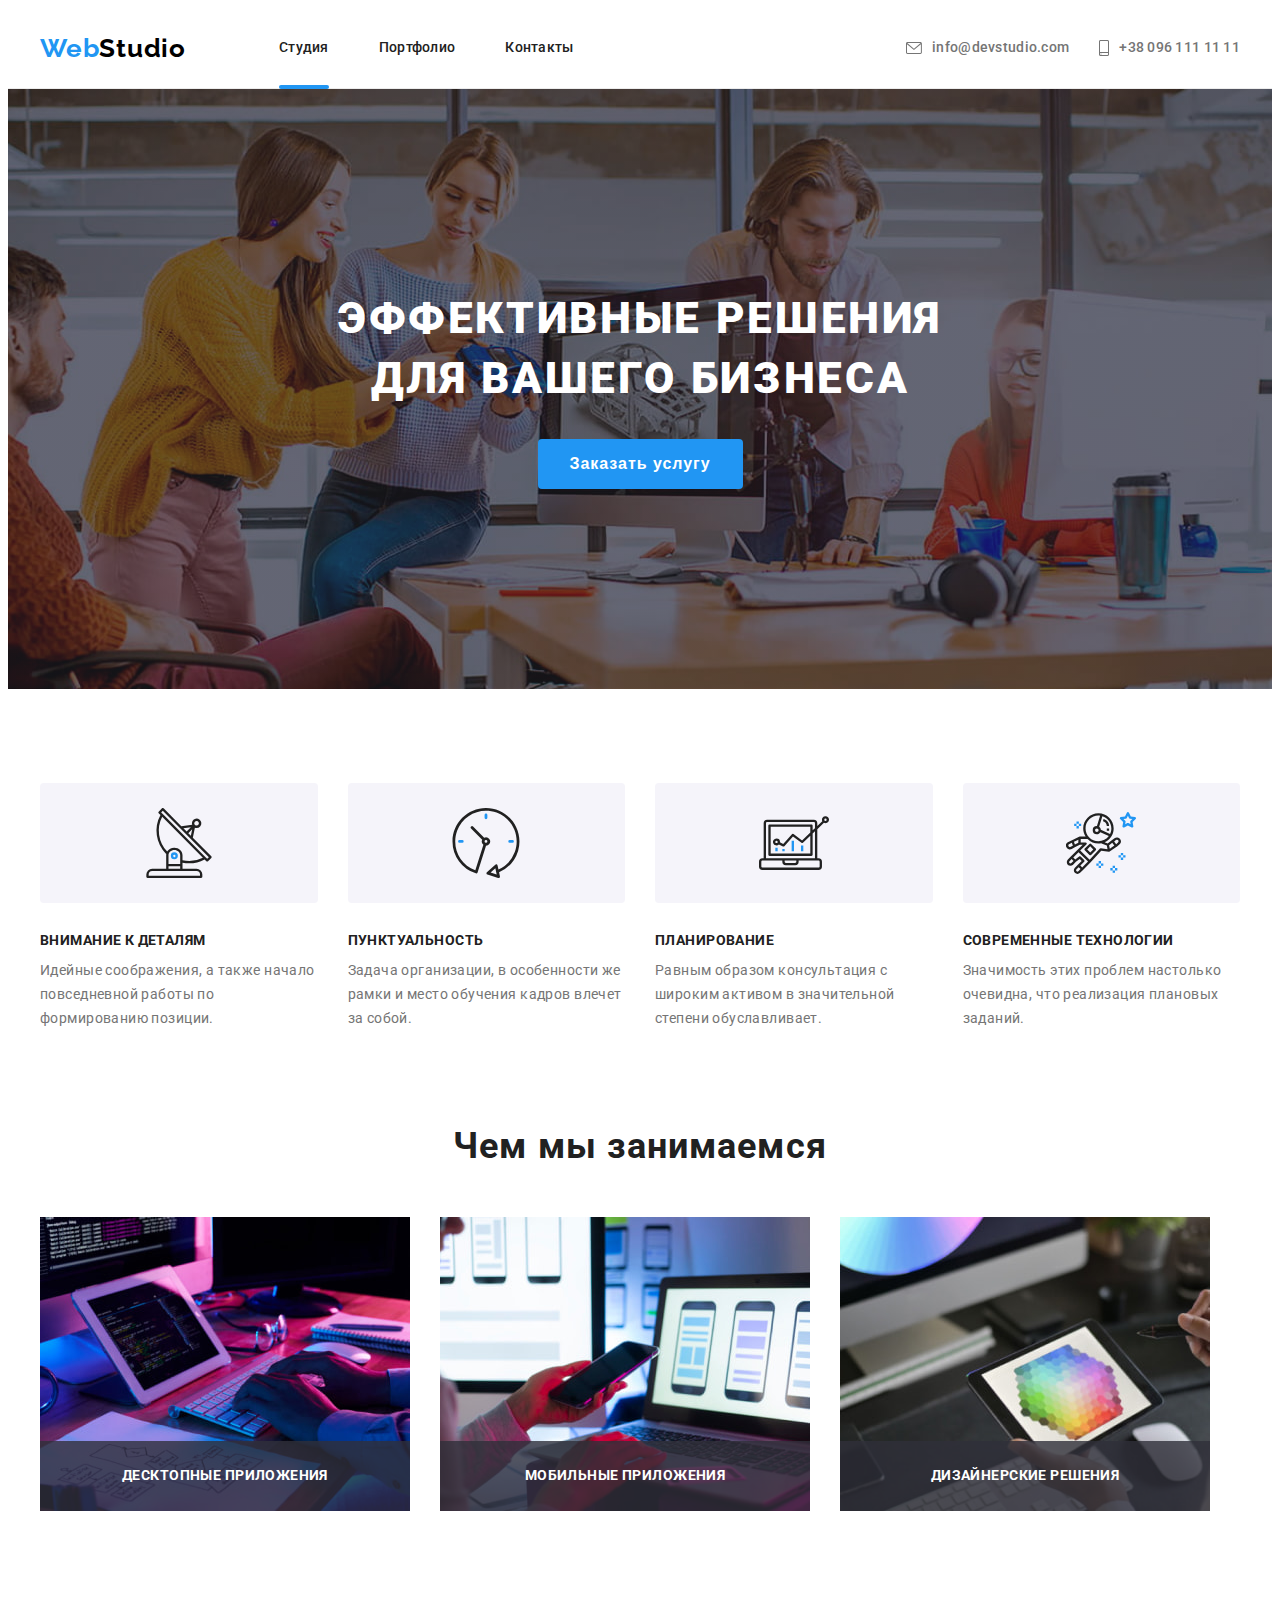
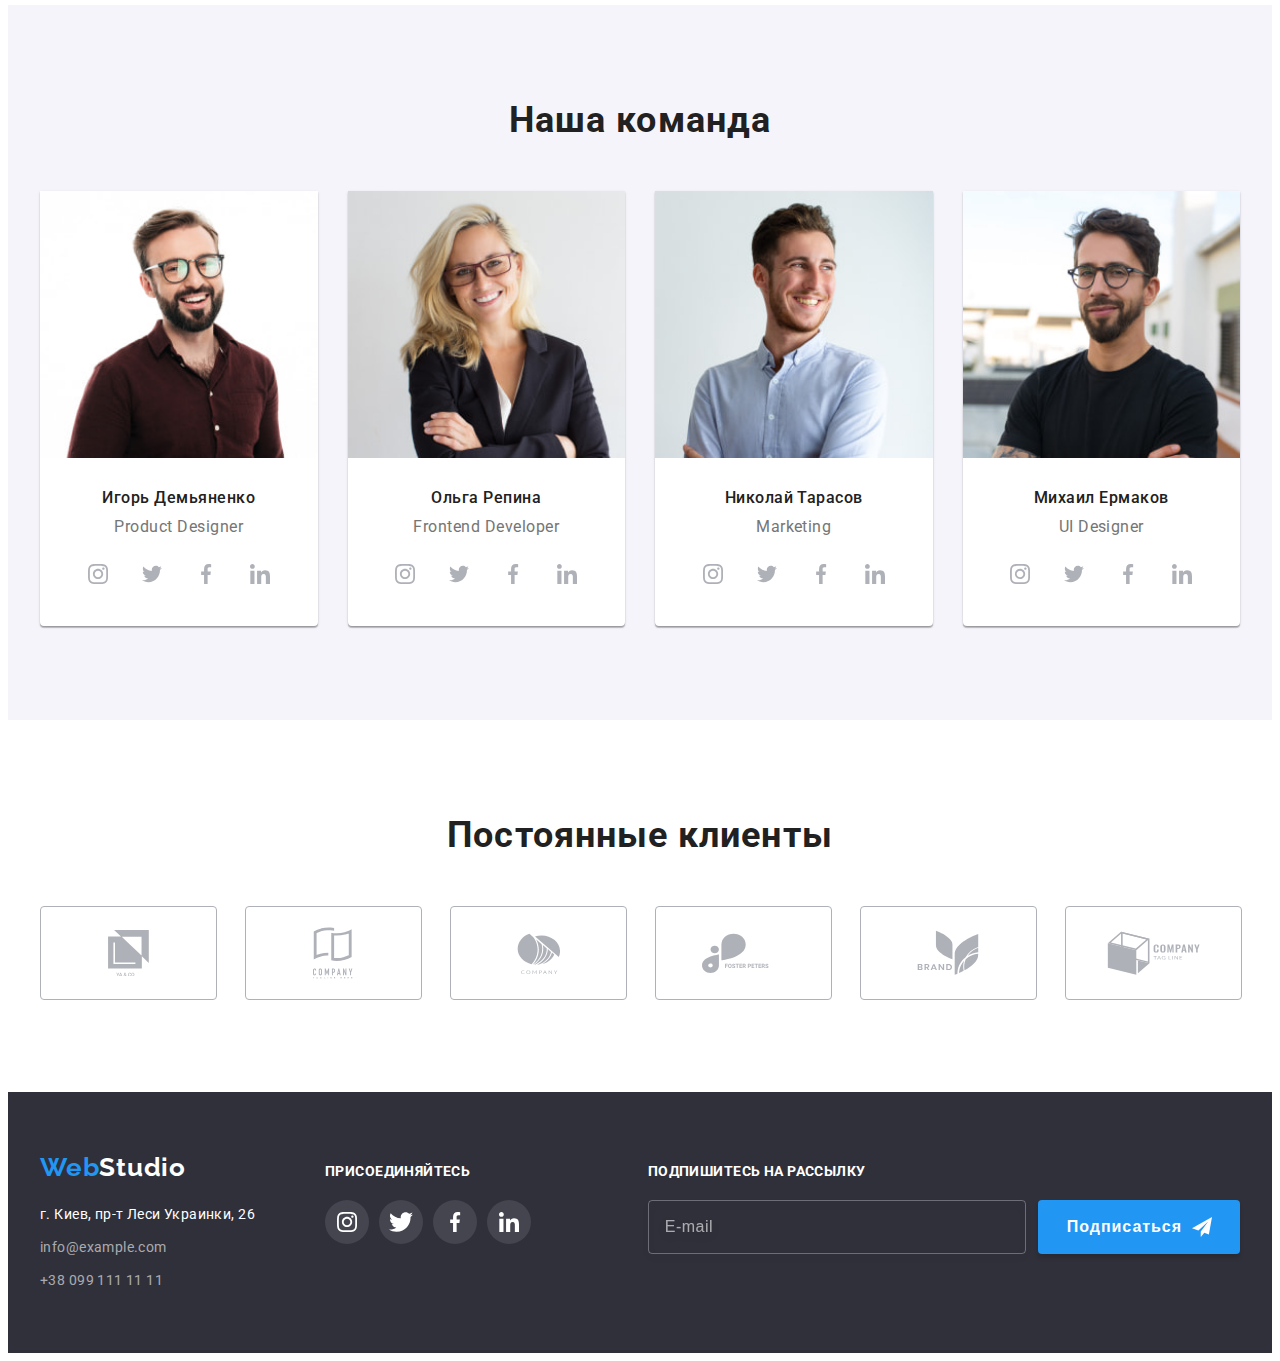
<file: index.html>
<!DOCTYPE html>
<html lang="ru">
  <head>
    <meta charset="UTF-8" />
    <meta http-equiv="X-UA-Compatible" content="IE=edge" />
    <meta name="viewport" content="width=device-width, initial-scale=1.0" />

    <link rel="preconnect" href="https://fonts.googleapis.com" />
    <link rel="preconnect" href="https://fonts.gstatic.com" crossorigin />
    <link
      href="https://fonts.googleapis.com/css2?family=Raleway:wght@700&family=Roboto:wght@400;500;700;900&display=swap"
      rel="stylesheet"
    />

    <link
      rel="stylesheet"
      href="https://cdnjs.cloudflare.com/ajax/libs/modern-normalize/1.1.0/modern-normalize.min.css"
      integrity="sha512-wpPYUAdjBVSE4KJnH1VR1HeZfpl1ub8YT/NKx4PuQ5NmX2tKuGu6U/JRp5y+Y8XG2tV+wKQpNHVUX03MfMFn9Q=="
      crossorigin="anonymous"
      referrerpolicy="no-referrer"
    />

    <link rel="stylesheet" href="./css/reset.css" />

    <link rel="stylesheet" href="./css/main.min.css" />

    <title>WebStudio</title>
  </head>
  <body>
    <!-- HEADER -->

    <header class="header is-fixed">
      <div class="container">
        <a href="./index.html" class="logo header-logo"
          >Web<span class="logo-accent--black">Studio</span></a
        >

        <nav class="nav">
          <ul class="menu list">
            <li class="menu__item">
              <a href="./index.html" class="menu__link link current">Студия</a>
            </li>
            <li class="menu__item">
              <a href="./portfolio.html" class="menu__link link">Портфолио</a>
            </li>
            <li class="menu__item">
              <a href="" class="menu__link link">Контакты</a>
            </li>
          </ul>
        </nav>

        <ul class="contacts list">
          <li class="contacts__item">
            <a href="mailto:info@devstudio.com" class="contacts__link link"
              ><svg class="contacts__icon" width="16" height="12">
                <use href="./images/icons.svg#icon-envelope"></use></svg
              >info@devstudio.com</a
            >
          </li>
          <li class="contacts__item">
            <a href="tel:+380961111111" class="contacts__link link">
              <svg class="contacts__icon" width="10" height="16">
                <use href="./images/icons.svg#icon-smartphone"></use></svg
              >+38 096 111 11 11</a
            >
          </li>
        </ul>
        <button type="button" class="mob-menu-btn" data-menu-open>
          <svg class="mob-menu-icon" width="24" height="16">
            <use href="./images/icons.svg#icon-menu"></use>
          </svg>
        </button>
      </div>

      <!-- Mobile menu -->

      <div class="mob-menu is-hidden" data-menu>
        <div class="container">
          <button type="button" class="mob-menu_close-btn" data-menu-close>
            <svg class="mob-menu-close-icon" width="18.7" height="18.7">
              <use href="./images/icons.svg#icon-X"></use>
            </svg>
          </button>
          <nav class="mob-menu-nav">
            <ul class="mob-menu-nav list">
              <li class="mob-menu-nav__item">
                <a href="./index.html" class="mob-menu-nav__link link">Студия</a>
              </li>
              <li class="mob-menu-nav__item">
                <a href="./portfolio.html" class="mob-menu-nav__link link">Портфолио</a>
              </li>
              <li class="mob-menu-nav__item">
                <a href="" class="mob-menu-nav__link link">Контакты</a>
              </li>
            </ul>
          </nav>

          <div class="mob-menu__bottom">
            <ul class="mob-menu-contacts list">
              <li class="mob-menu-contacts__item">
                <a href="tel:+380961111111" class="mob-menu-contacts__tel link">
                  +38 096 111 11 11</a
                >
              </li>
              <li class="mob-menu-contacts__item">
                <a href="mailto:info@devstudio.com" class="mob-menu-contacts__mail link"
                  >info@devstudio.com</a
                >
              </li>
            </ul>
            <ul class="mob-menu-soc-list list">
              <li class="mob-menu-soc-item">
                <a
                  href="https://www.instagram.com/"
                  target="_blank"
                  rel="noopener noreferrer nofollow"
                  class="mob-menu-soc-link link"
                  aria-label="Instagram"
                  >Instagram</a
                >
              </li>
              <li class="mob-menu-soc-item">
                <a
                  href="https://twitter.com/"
                  target="_blank"
                  rel="noopener noreferrer nofollow"
                  class="mob-menu-soc-link link"
                  aria-label="Twitter"
                  >Twitter</a
                >
              </li>
              <li class="mob-menu-soc-item">
                <a
                  href="https://www.facebook.com/"
                  target="_blank"
                  rel="noopener noreferrer nofollow"
                  class="mob-menu-soc-link link"
                  aria-label="Facebook"
                  >Facebook</a
                >
              </li>
              <li class="mob-menu-soc-item">
                <a
                  href="https://www.linkedin.com/"
                  target="_blank"
                  rel="noopener noreferrer nofollow"
                  class="mob-menu-soc-link link"
                  aria-label="LinkedIn"
                  >LinkedIn</a
                >
              </li>
            </ul>
          </div>
        </div>
      </div>
    </header>

    <!-- MAIN -->

    <main class="main">
      <!-- Hero Section -->

      <section class="hero section">
        <div class="container">
          <h1 class="hero__title">Эффективные решения для вашего бизнеса</h1>
          <button type="button" class="hero__btn" data-modal-open>Заказать услугу</button>
        </div>
      </section>

      <!-- Our Features Section -->

      <section class="features-section section">
        <div class="container">
          <h2 class="section-title visually-hidden">Наши преимущества</h2>

          <ul class="features list">
            <li class="features__item">
              <h3 class="features__subtitle">Внимание к деталям</h3>
              <p class="features__descr">
                Идейные соображения, а также начало повседневной работы по формированию позиции.
              </p>
            </li>
            <li class="features__item">
              <h3 class="features__subtitle">Пунктуальность</h3>
              <p class="features__descr">
                Задача организации, в особенности же рамки и место обучения кадров влечет за собой.
              </p>
            </li>
            <li class="features__item">
              <h3 class="features__subtitle">Планирование</h3>
              <p class="features__descr">
                Равным образом консультация с широким активом в значительной степени обуславливает.
              </p>
            </li>
            <li class="features__item">
              <h3 class="features__subtitle">Современные технологии</h3>
              <p class="features__descr">
                Значимость этих проблем настолько очевидна, что реализация плановых заданий.
              </p>
            </li>
          </ul>
        </div>
      </section>

      <!-- Our Solutions Section -->

      <section class="solutions-section section">
        <div class="container">
          <h2 class="section-title">Чем мы занимаемся</h2>

          <ul class="solutions-list list">
            <li class="solutions-item">
              <img
                srcset="
                  ./images/keyboard_typing-desc.jpg    1x,
                  ./images/keyboard_typing-desc-2x.jpg 2x
                "
                src="./images/keyboard_typing-desc-2x.jpg"
                alt="Набирает текст на клавиатуре"
                width="370"
                height="294"
              />
              <p class="solutions-over-text">Десктопные приложения</p>
            </li>
            <li class="solutions-item">
              <img
                srcset="
                  ./images/phone_searching-desc.jpg    1x,
                  ./images/phone_searching-desc-2x.jpg 2x
                "
                src="./images/phone_searching-desc-2x.jpg"
                alt="Девушка на ноутбуке смотрит телефоны"
                width="370"
                height="294"
              />
              <p class="solutions-over-text">Мобильные приложения</p>
            </li>
            <li class="solutions-item">
              <img
                srcset="./images/color_choosing-desc.jpg 1x, ./images/color_choosing-desc-2x.jpg 2x"
                src="./images/color_choosing-desc-2x.jpg"
                alt="Девушка на планшете выбирает цвет из палитры"
                width="370"
                height="294"
              />
              <p class="solutions-over-text">Дизайнерские решения</p>
            </li>
          </ul>
        </div>
      </section>

      <!-- Our Team Section -->

      <section class="team-section section">
        <div class="container">
          <h2 class="section-title">Наша команда</h2>

          <ul class="team-list list">
            <li class="team-item">
              <picture>
                <source
                  srcset="./images/p_designer-desc.jpg 1x, ./images/p_designer-desc-2x.jpg 2x"
                  media="(min-width: 1200px)"
                />
                <source
                  srcset="./images/p_designer-tab.jpg 1x, ./images/p_designer-tab-2x.jpg 2x"
                  media="(min-width: 768px)"
                />
                <source
                  srcset="./images/p_designer-mob.jpg 1x, ./images/p_designer-mob-2x.jpg 2x"
                  media="(min-width: 240px)"
                />
                <img
                  src="./images/p_designer-mob.jpg"
                  alt="Дизайнер продукта"
                  width="450"
                  height="460"
                />
              </picture>

              <div class="team-descr">
                <h3 class="team-mmbr">Игорь Демьяненко</h3>
                <p class="team-mmbr-position" lang="en">Product Designer</p>
                <ul class="team-soc-list list">
                  <li class="team-soc-item">
                    <a
                      href="https://www.instagram.com/"
                      target="_blank"
                      rel="noopener noreferrer nofollow"
                      class="team-soc-link link"
                      aria-label="Instagram"
                    >
                      <svg class="team-soc-icon" width="20" height="20">
                        <use href="./images/icons.svg#icon-instagram"></use>
                      </svg>
                    </a>
                  </li>
                  <li class="team-soc-item">
                    <a
                      href="https://twitter.com/"
                      target="_blank"
                      rel="noopener noreferrer nofollow"
                      class="team-soc-link link"
                      aria-label="Twitter"
                    >
                      <svg class="team-soc-icon" width="20" height="20">
                        <use href="./images/icons.svg#icon-twitter"></use>
                      </svg>
                    </a>
                  </li>
                  <li class="team-soc-item">
                    <a
                      href="https://www.facebook.com/"
                      target="_blank"
                      rel="noopener noreferrer nofollow"
                      class="team-soc-link link"
                      aria-label="Facebook"
                    >
                      <svg class="team-soc-icon" width="20" height="20">
                        <use href="./images/icons.svg#icon-facebook"></use>
                      </svg>
                    </a>
                  </li>
                  <li class="team-soc-item">
                    <a
                      href="https://www.linkedin.com/"
                      target="_blank"
                      rel="noopener noreferrer nofollow"
                      class="team-soc-link link"
                      aria-label="LinkedIn"
                    >
                      <svg class="team-soc-icon" width="20" height="20">
                        <use href="./images/icons.svg#icon-linkedin"></use>
                      </svg>
                    </a>
                  </li>
                </ul>
              </div>
            </li>
            <li class="team-item">
              <picture>
                <source
                  srcset="./images/developer-desc.jpg 1x, ./images/developer-desc-2x.jpg 2x"
                  media="(min-width: 1200px)"
                />
                <source
                  srcset="./images/developer-tab.jpg 1x, ./images/developer-tab-2x.jpg 2x"
                  media="(min-width: 768px)"
                />
                <source
                  srcset="./images/developer-mob.jpg 1x, ./images/developer-mob-2x.jpg 2x"
                  media="(min-width: 240px)"
                />
                <img
                  src="./images/developer-mob.jpg"
                  alt="Фронтенд-разработчик"
                  width="450"
                  height="460"
                />
              </picture>
              <div class="team-descr">
                <h3 class="team-mmbr">Ольга Репина</h3>
                <p class="team-mmbr-position" lang="en">Frontend Developer</p>
                <ul class="team-soc-list list">
                  <li class="team-soc-item">
                    <a
                      href="https://www.instagram.com/"
                      target="_blank"
                      rel="noopener noreferrer nofollow"
                      class="team-soc-link link"
                      aria-label="Instagram"
                    >
                      <svg class="team-soc-icon" width="20" height="20">
                        <use href="./images/icons.svg#icon-instagram"></use>
                      </svg>
                    </a>
                  </li>
                  <li class="team-soc-item">
                    <a
                      href="https://twitter.com/"
                      target="_blank"
                      rel="noopener noreferrer nofollow"
                      class="team-soc-link link"
                      aria-label="Twitter"
                    >
                      <svg class="team-soc-icon" width="20" height="20">
                        <use href="./images/icons.svg#icon-twitter"></use>
                      </svg>
                    </a>
                  </li>
                  <li class="team-soc-item">
                    <a
                      href="https://www.facebook.com/"
                      target="_blank"
                      rel="noopener noreferrer nofollow"
                      class="team-soc-link link"
                      aria-label="Facebook"
                    >
                      <svg class="team-soc-icon" width="20" height="20">
                        <use href="./images/icons.svg#icon-facebook"></use>
                      </svg>
                    </a>
                  </li>
                  <li class="team-soc-item">
                    <a
                      href="https://www.linkedin.com/"
                      target="_blank"
                      rel="noopener noreferrer nofollow"
                      class="team-soc-link link"
                      aria-label="LinkedIn"
                    >
                      <svg class="team-soc-icon" width="20" height="20">
                        <use href="./images/icons.svg#icon-linkedin"></use>
                      </svg>
                    </a>
                  </li>
                </ul>
              </div>
            </li>
            <li class="team-item">
              <picture>
                <source
                  srcset="./images/marketer-desc.jpg 1x, ./images/marketer-desc-2x.jpg 2x"
                  media="(min-width: 1200px)"
                />
                <source
                  srcset="./images/marketer-tab.jpg 1x, ./images/marketer-tab-2x.jpg 2x"
                  media="(min-width: 768px)"
                />
                <source
                  srcset="./images/marketer-mob.jpg 1x, ./images/marketer-mob-2x.jpg 2x"
                  media="(min-width: 240px)"
                />
                <img src="./images/marketer-mob.jpg" alt="Маркетолог" width="450" height="460" />
              </picture>

              <div class="team-descr">
                <h3 class="team-mmbr">Николай Тарасов</h3>
                <p class="team-mmbr-position" lang="en">Marketing</p>
                <ul class="team-soc-list list">
                  <li class="team-soc-item">
                    <a
                      href="https://www.instagram.com/"
                      target="_blank"
                      rel="noopener noreferrer nofollow"
                      class="team-soc-link link"
                      aria-label="Instagram"
                    >
                      <svg class="team-soc-icon" width="20" height="20">
                        <use href="./images/icons.svg#icon-instagram"></use>
                      </svg>
                    </a>
                  </li>
                  <li class="team-soc-item">
                    <a
                      href="https://twitter.com/"
                      target="_blank"
                      rel="noopener noreferrer nofollow"
                      class="team-soc-link link"
                      aria-label="Twitter"
                    >
                      <svg class="team-soc-icon" width="20" height="20">
                        <use href="./images/icons.svg#icon-twitter"></use>
                      </svg>
                    </a>
                  </li>
                  <li class="team-soc-item">
                    <a
                      href="https://www.facebook.com/"
                      target="_blank"
                      rel="noopener noreferrer nofollow"
                      class="team-soc-link link"
                      aria-label="Facebook"
                    >
                      <svg class="team-soc-icon" width="20" height="20">
                        <use href="./images/icons.svg#icon-facebook"></use>
                      </svg>
                    </a>
                  </li>
                  <li class="team-soc-item">
                    <a
                      href="https://www.linkedin.com/"
                      target="_blank"
                      rel="noopener noreferrer nofollow"
                      class="team-soc-link link"
                      aria-label="LinkedIn"
                    >
                      <svg class="team-soc-icon" width="20" height="20">
                        <use href="./images/icons.svg#icon-linkedin"></use>
                      </svg>
                    </a>
                  </li>
                </ul>
              </div>
            </li>
            <li class="team-item">
              <picture>
                <source
                  srcset="./images/ui_designer-desc.jpg 1x, ./images/ui_designer-desc-2x.jpg 2x"
                  media="(min-width: 1200px)"
                />
                <source
                  srcset="./images/ui_designer-tab.jpg 1x, ./images/ui_designer-tab-2x.jpg 2x"
                  media="(min-width: 768px)"
                />
                <source
                  srcset="./images/ui_designer-mob.jpg 1x, ./images/ui_designer-mob-2x.jpg 2x"
                  media="(min-width: 240px)"
                />
                <img
                  src="./images/ui_designer-mob.jpg"
                  alt="Дизайнер пользовательского интерфейса"
                  width="450"
                  height="460"
                />
              </picture>

              <div class="team-descr">
                <h3 class="team-mmbr">Михаил Ермаков</h3>
                <p class="team-mmbr-position" lang="en">UI Designer</p>
                <ul class="team-soc-list list">
                  <li class="team-soc-item">
                    <a
                      href="https://www.instagram.com/"
                      target="_blank"
                      rel="noopener noreferrer nofollow"
                      class="team-soc-link link"
                      aria-label="Instagram"
                    >
                      <svg class="team-soc-icon" width="20" height="20">
                        <use href="./images/icons.svg#icon-instagram"></use>
                      </svg>
                    </a>
                  </li>
                  <li class="team-soc-item">
                    <a
                      href="https://twitter.com/"
                      target="_blank"
                      rel="noopener noreferrer nofollow"
                      class="team-soc-link link"
                      aria-label="Twitter"
                    >
                      <svg class="team-soc-icon" width="20" height="20">
                        <use href="./images/icons.svg#icon-twitter"></use>
                      </svg>
                    </a>
                  </li>
                  <li class="team-soc-item">
                    <a
                      href="https://www.facebook.com/"
                      target="_blank"
                      rel="noopener noreferrer nofollow"
                      class="team-soc-link link"
                      aria-label="Facebook"
                    >
                      <svg class="team-soc-icon" width="20" height="20">
                        <use href="./images/icons.svg#icon-facebook"></use>
                      </svg>
                    </a>
                  </li>
                  <li class="team-soc-item">
                    <a
                      href="https://www.linkedin.com/"
                      target="_blank"
                      rel="noopener noreferrer nofollow"
                      class="team-soc-link link"
                      aria-label="LinkedIn"
                    >
                      <svg class="team-soc-icon" width="20" height="20">
                        <use href="./images/icons.svg#icon-linkedin"></use>
                      </svg>
                    </a>
                  </li>
                </ul>
              </div>
            </li>
          </ul>
        </div>
      </section>

      <!-- Our Clients Section -->

      <section class="clients-section section">
        <div class="container">
          <h2 class="section-title">Постоянные клиенты</h2>
          <ul class="clients-list list">
            <li class="clients-item">
              <a href="" class="clients-link link">
                <svg class="clients-icon" width="41" height="46.7">
                  <use href="./images/icons.svg#icon-yaco"></use>
                </svg>
              </a>
            </li>
            <li class="clients-item">
              <a href="" class="clients-link link">
                <svg class="clients-icon" width="40" height="52">
                  <use href="./images/icons.svg#icon-tagline-here"></use>
                </svg>
              </a>
            </li>
            <li class="clients-item">
              <a href="" class="clients-link link">
                <svg class="clients-icon" width="43.5" height="41.2">
                  <use href="./images/icons.svg#icon-company"></use>
                </svg>
              </a>
            </li>
            <li class="clients-item">
              <a href="" class="clients-link link">
                <svg class="clients-icon" width="84.5" height="40.6">
                  <use href="./images/icons.svg#icon-foster-peters"></use>
                </svg>
              </a>
            </li>
            <li class="clients-item">
              <a href="" class="clients-link link">
                <svg class="clients-icon" width="62.5" height="45.5">
                  <use href="./images/icons.svg#icon-brand"></use>
                </svg>
              </a>
            </li>
            <li class="clients-item">
              <a href="" class="clients-link link">
                <svg class="clients-icon" width="93.8" height="44">
                  <use href="./images/icons.svg#icon-tag-line"></use>
                </svg>
              </a>
            </li>
          </ul>
        </div>
      </section>
    </main>

    <!-- FOOTER -->

    <footer class="footer">
      <div class="container">
        <div class="tablet-wrapper">
          <div class="footer-adress-wrapper">
            <a href="./index.html" class="logo footer-logo">
              Web<span class="logo-accent--white">Studio</span></a
            >

            <address class="footer-address">
              <ul class="footer-list list">
                <li class="footer-item">
                  <a class="footer-location">г. Киев, пр-т Леси Украинки, 26</a>
                </li>
                <li class="footer-item">
                  <a href="mailto:info@example.com" class="footer-link link">info@example.com</a>
                </li>
                <li class="footer-item">
                  <a href="tel:+380991111111" class="footer-link link">+38 099 111 11 11</a>
                </li>
              </ul>
            </address>
          </div>

          <div class="footer-soc-wrapper">
            <b class="footer-soc-title">присоединяйтесь</b>
            <ul class="footer-soc-list list">
              <li class="footer-soc-item">
                <a
                  href="https://www.instagram.com/"
                  target="_blank"
                  rel="noopener noreferrer nofollow"
                  class="footer-soc-link link"
                  aria-label="Instagram"
                >
                  <svg class="footer-soc-icon" width="20" height="20">
                    <use href="./images/icons.svg#icon-instagram"></use>
                  </svg>
                </a>
              </li>
              <li class="footer-soc-item">
                <a
                  href="https://twitter.com/"
                  target="_blank"
                  rel="noopener noreferrer nofollow"
                  class="footer-soc-link link"
                  aria-label="Twitter"
                >
                  <svg class="footer-soc-icon" width="24" height="24">
                    <use href="./images/icons.svg#icon-twitter"></use>
                  </svg>
                </a>
              </li>
              <li class="footer-soc-item">
                <a
                  href="https://www.facebook.com/"
                  target="_blank"
                  rel="noopener noreferrer nofollow"
                  class="footer-soc-link link"
                  aria-label="Facebook"
                >
                  <svg class="footer-soc-icon" width="20" height="20">
                    <use href="./images/icons.svg#icon-facebook"></use>
                  </svg>
                </a>
              </li>
              <li class="footer-soc-item">
                <a
                  href="https://www.linkedin.com/"
                  target="_blank"
                  rel="noopener noreferrer nofollow"
                  class="footer-soc-link link"
                  aria-label="LinkedIn"
                >
                  <svg class="footer-soc-icon" width="20" height="20">
                    <use href="./images/icons.svg#icon-linkedin"></use>
                  </svg>
                </a>
              </li>
            </ul>
          </div>
        </div>
        <div class="subscribtion-wrapper">
          <b class="subscribtion-title">Подпишитесь на рассылку</b>

          <form class="subscribtion-form">
            <input
              type="email"
              name="user-email"
              class="subscribtion-input"
              placeholder="E-mail"
              required
            />
            <button type="submit" class="subscribtion-btn">
              Подписаться
              <svg class="subscribtion-icon" width="20" height="20">
                <use href="./images/icons.svg#icon-send"></use>
              </svg>
            </button>
          </form>
        </div>
      </div>
    </footer>

    <!-- MODAL -->

    <div class="backdrop is-hidden" data-modal>
      <div class="modal">
        <button type="button" class="modal-close-btn" data-modal-close>
          <svg class="x-icon" width="11" height="11">
            <use href="./images/icons.svg#icon-x-icon"></use>
          </svg>
        </button>
        <b class="modal-title">Оставьте свои данные, мы вам перезвоним</b>
        <form class="modal-form">
          <div class="modal-field">
            <label for="user-name" class="modal-label">Имя</label>
            <div class="input-wrap">
              <input type="text" name="user-name" id="user-name" class="modal-input" required />
              <svg class="input-icon" width="18" height="18">
                <use href="./images/icons.svg#icon-person"></use>
              </svg>
            </div>
          </div>
          <div class="modal-field">
            <label for="user-tel" class="modal-label">Телефон</label>
            <div class="input-wrap">
              <input type="tel" name="user-tel" id="user-tel" class="modal-input" required />
              <svg class="input-icon" width="18" height="18">
                <use href="./images/icons.svg#icon-phone"></use>
              </svg>
            </div>
          </div>
          <div class="modal-field">
            <label for="user-email" class="modal-label">Почта</label>
            <div class="input-wrap">
              <input type="email" name="user-email" id="user-email" class="modal-input" required />
              <svg class="input-icon" width="18" height="18">
                <use href="./images/icons.svg#icon-email"></use>
              </svg>
            </div>
          </div>
          <div class="modal-field textarea">
            <label for="user-text" class="modal-label">Комментарий</label>
            <textarea
              name="user-text"
              id="user-text"
              class="modal-text"
              placeholder="Введите текст"
            ></textarea>
          </div>
          <div class="modal-field privacy">
            <input
              type="checkbox"
              name="privacy"
              id="privacy"
              class="input-check visually-hidden"
              required
            />
            <label for="privacy" class="privacy-text"
              ><span>
                <svg class="checkmark-icon" width="18" height="13">
                  <use href="./images/icons.svg#icon-checkmark"></use>
                </svg> </span
              >Соглашаюсь с рассылкой и принимаю&nbsp;<a href="#">Условия договора</a></label
            >
          </div>
          <button type="submit" class="modal-btn">Отправить</button>
        </form>
      </div>
    </div>
    <script src="./js/modal.js"></script>
    <script src="./js/mobile-menu.js"></script>
  </body>
</html>
</file>
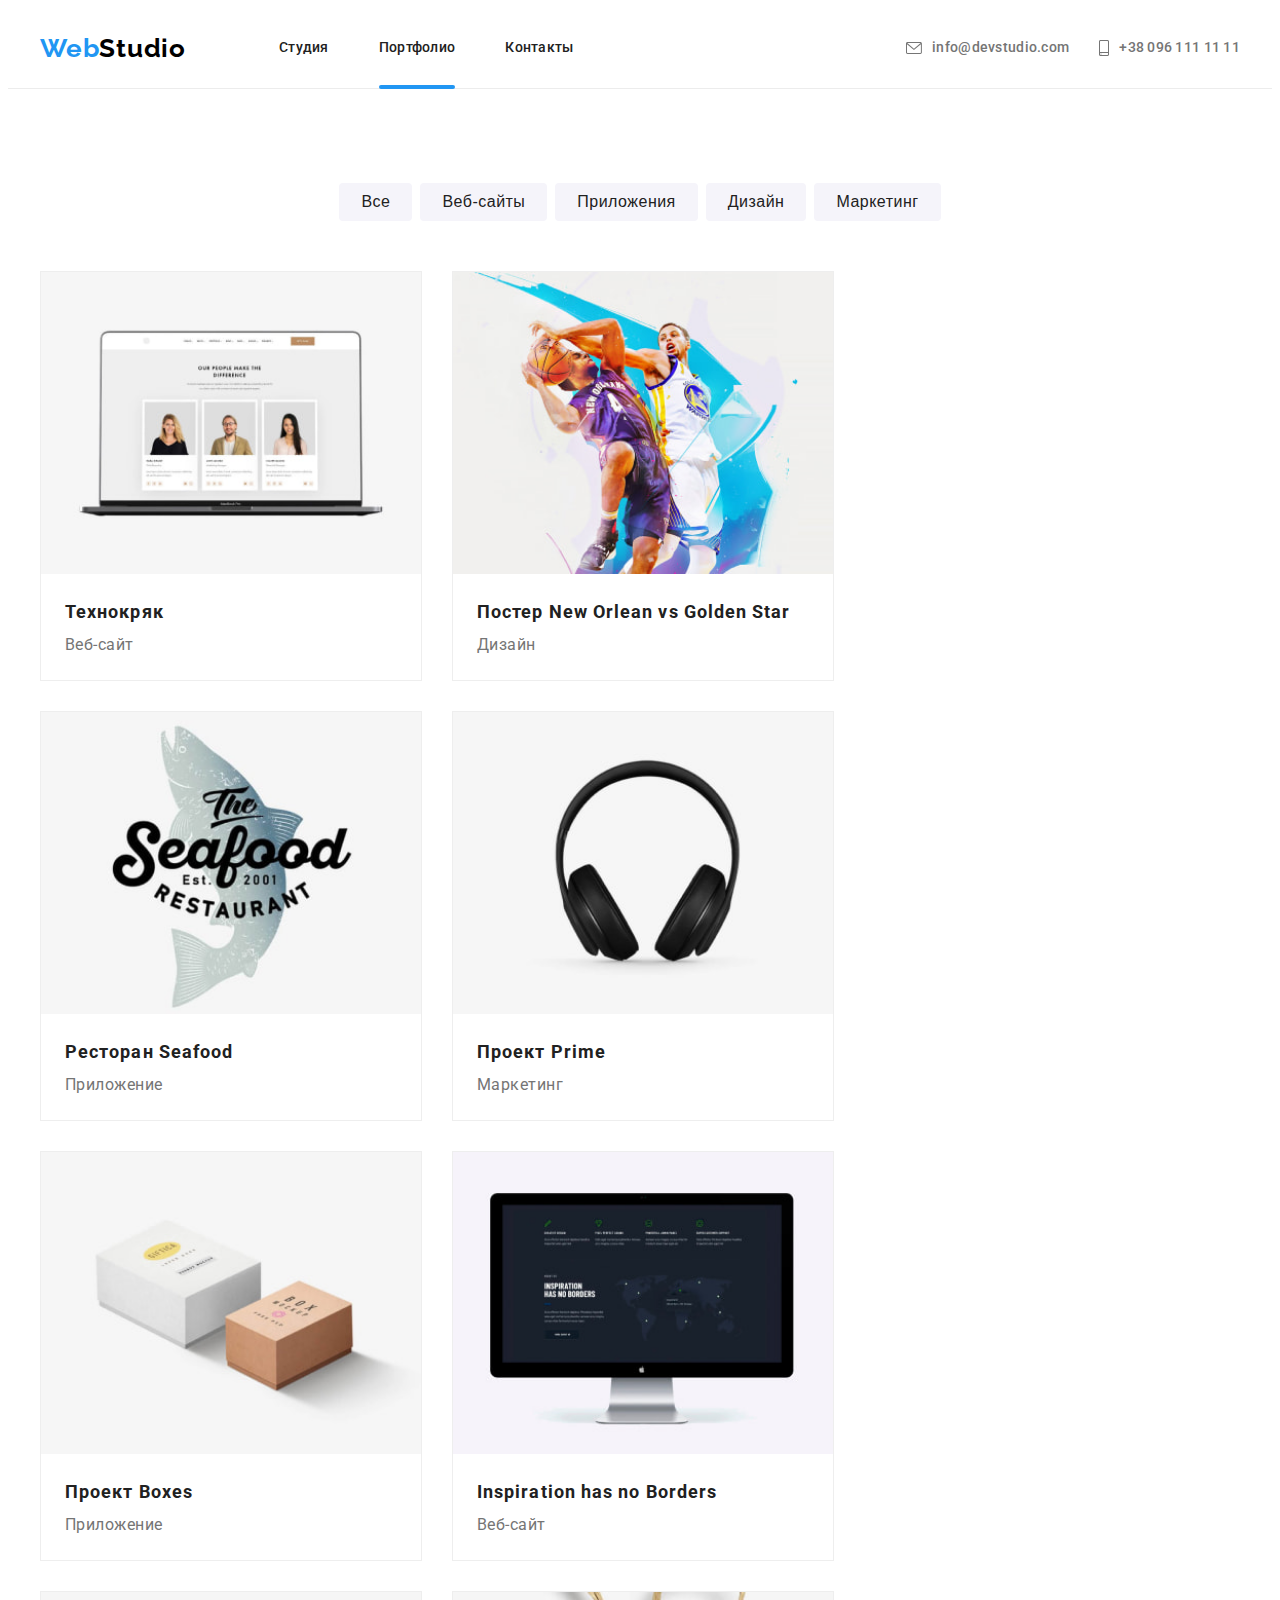
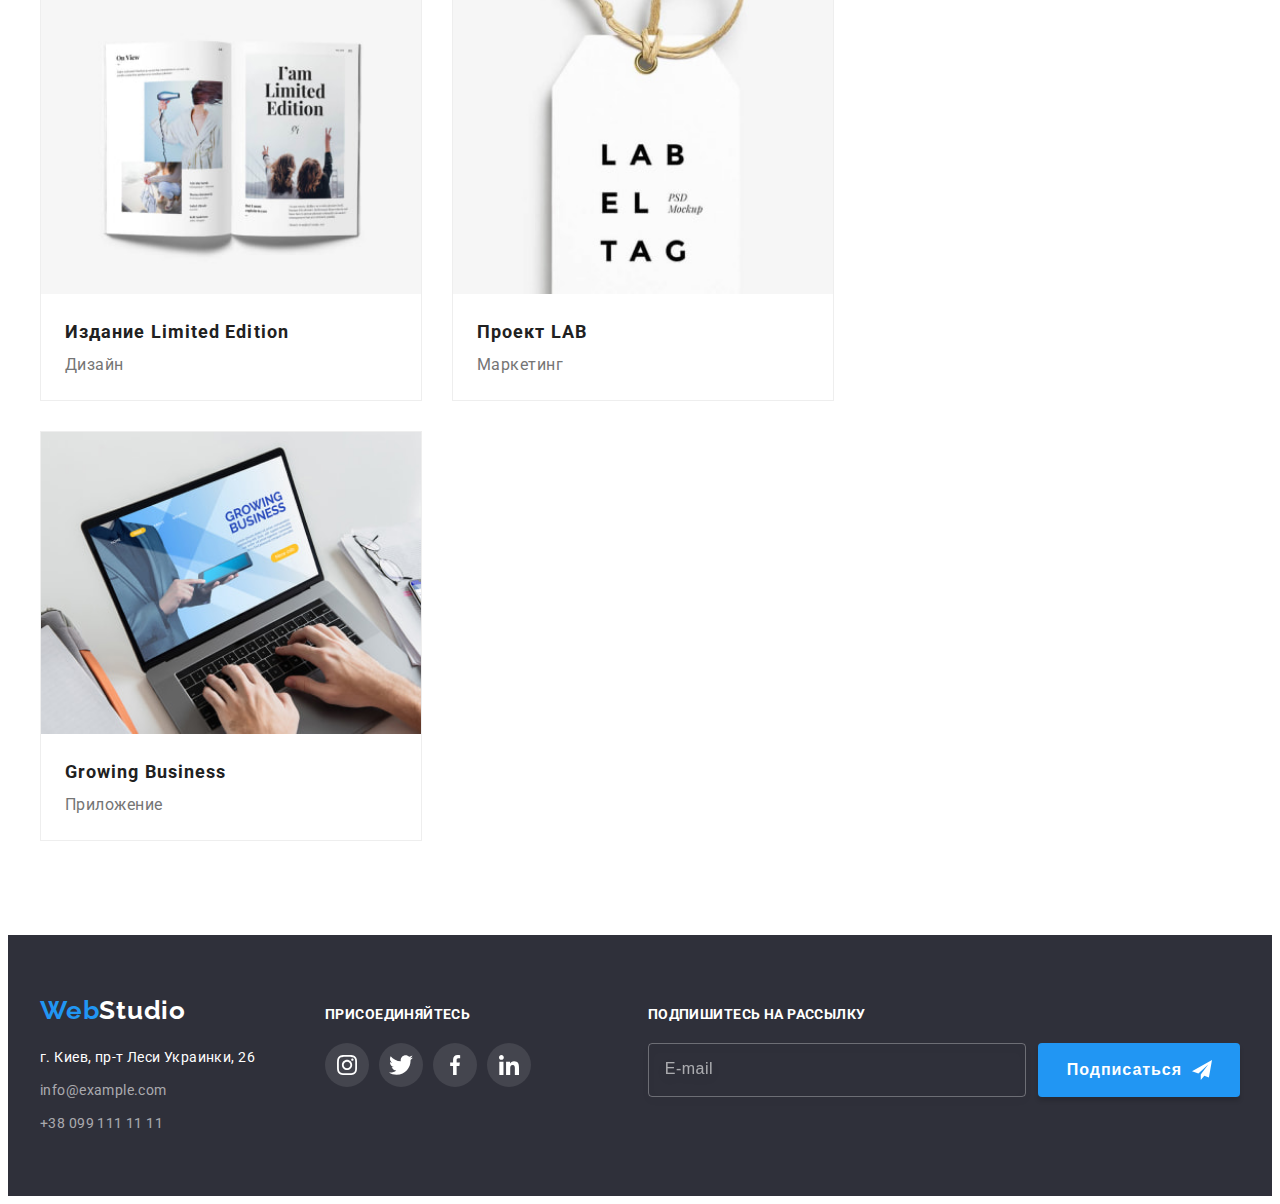
<file: portfolio.html>
<!DOCTYPE html>
<html lang="ru">
  <head>
    <meta charset="UTF-8" />
    <meta http-equiv="X-UA-Compatible" content="IE=edge" />
    <meta name="viewport" content="width=device-width, initial-scale=1.0" />

    <link rel="preconnect" href="https://fonts.googleapis.com" />
    <link rel="preconnect" href="https://fonts.gstatic.com" crossorigin />
    <link
      href="https://fonts.googleapis.com/css2?family=Raleway:wght@700&family=Roboto:wght@400;500;700;900&display=swap"
      rel="stylesheet"
    />

    <link
      rel="stylesheet"
      href="https://cdnjs.cloudflare.com/ajax/libs/modern-normalize/1.1.0/modern-normalize.min.css"
      integrity="sha512-wpPYUAdjBVSE4KJnH1VR1HeZfpl1ub8YT/NKx4PuQ5NmX2tKuGu6U/JRp5y+Y8XG2tV+wKQpNHVUX03MfMFn9Q=="
      crossorigin="anonymous"
      referrerpolicy="no-referrer"
    />

    <link rel="stylesheet" href="./css/reset.css" />

    <link rel="stylesheet" href="./css/main.min.css" />

    <title>Portfolio</title>
  </head>
  <body>
    <!-- HEADER -->

    <header class="header is-fixed">
      <div class="container">
        <a href="./index.html" class="logo header-logo"
          >Web<span class="logo-accent--black">Studio</span></a
        >

        <nav class="nav">
          <ul class="menu list">
            <li class="menu__item">
              <a href="./index.html" class="menu__link link">Студия</a>
            </li>
            <li class="menu__item">
              <a href="./portfolio.html" class="menu__link link current">Портфолио</a>
            </li>
            <li class="menu__item">
              <a href="" class="menu__link link">Контакты</a>
            </li>
          </ul>
        </nav>

        <ul class="contacts list">
          <li class="contacts__item">
            <a href="mailto:info@devstudio.com" class="contacts__link link"
              ><svg class="contacts__icon" width="16" height="12">
                <use href="./images/icons.svg#icon-envelope"></use></svg
              >info@devstudio.com</a
            >
          </li>
          <li class="contacts__item">
            <a href="tel:+380961111111" class="contacts__link link">
              <svg class="contacts__icon" width="10" height="16">
                <use href="./images/icons.svg#icon-smartphone"></use></svg
              >+38 096 111 11 11</a
            >
          </li>
        </ul>
        <button type="button" class="mob-menu-btn" data-menu-open>
          <svg class="mob-menu-icon" width="24" height="16">
            <use href="./images/icons.svg#icon-menu"></use>
          </svg>
        </button>
      </div>

      <!-- Mobile menu -->

      <div class="mob-menu is-hidden" data-menu>
        <div class="container">
          <button type="button" class="mob-menu_close-btn" data-menu-close>
            <svg class="mob-menu-close-icon" width="18.7" height="18.7">
              <use href="./images/icons.svg#icon-X"></use>
            </svg>
          </button>
          <nav class="mob-menu-nav">
            <ul class="mob-menu-nav list">
              <li class="mob-menu-nav__item">
                <a href="./index.html" class="mob-menu-nav__link link">Студия</a>
              </li>
              <li class="mob-menu-nav__item">
                <a href="./portfolio.html" class="mob-menu-nav__link link">Портфолио</a>
              </li>
              <li class="mob-menu-nav__item">
                <a href="" class="mob-menu-nav__link link">Контакты</a>
              </li>
            </ul>
          </nav>

          <div class="mob-menu__bottom">
            <ul class="mob-menu-contacts list">
              <li class="mob-menu-contacts__item">
                <a href="tel:+380961111111" class="mob-menu-contacts__tel link">
                  +38 096 111 11 11</a
                >
              </li>
              <li class="mob-menu-contacts__item">
                <a href="mailto:info@devstudio.com" class="mob-menu-contacts__mail link"
                  >info@devstudio.com</a
                >
              </li>
            </ul>
            <ul class="mob-menu-soc-list list">
              <li class="mob-menu-soc-item">
                <a
                  href="https://www.instagram.com/"
                  target="_blank"
                  rel="noopener noreferrer nofollow"
                  class="mob-menu-soc-link link"
                  aria-label="Instagram"
                  >Instagram</a
                >
              </li>
              <li class="mob-menu-soc-item">
                <a
                  href="https://twitter.com/"
                  target="_blank"
                  rel="noopener noreferrer nofollow"
                  class="mob-menu-soc-link link"
                  aria-label="Twitter"
                  >Twitter</a
                >
              </li>
              <li class="mob-menu-soc-item">
                <a
                  href="https://www.facebook.com/"
                  target="_blank"
                  rel="noopener noreferrer nofollow"
                  class="mob-menu-soc-link link"
                  aria-label="Facebook"
                  >Facebook</a
                >
              </li>
              <li class="mob-menu-soc-item">
                <a
                  href="https://www.linkedin.com/"
                  target="_blank"
                  rel="noopener noreferrer nofollow"
                  class="mob-menu-soc-link link"
                  aria-label="LinkedIn"
                  >LinkedIn</a
                >
              </li>
            </ul>
          </div>
        </div>
      </div>
    </header>

    <!-- MAIN -->

    <main class="main">
      <!-- Portfolio Section -->

      <section class="portfolio-section section">
        <div class="container">
          <h1 class="section-title visually-hidden" lang="en">Portfolio</h1>
          <ul class="filters-list list">
            <li class="filters-item">
              <button type="button" class="filter-btn">Все</button>
            </li>
            <li class="filters-item">
              <button type="button" class="filter-btn">Веб-сайты</button>
            </li>
            <li class="filters-item">
              <button type="button" class="filter-btn">Приложения</button>
            </li>
            <li class="filters-item">
              <button type="button" class="filter-btn">Дизайн</button>
            </li>
            <li class="filters-item">
              <button type="button" class="filter-btn">Маркетинг</button>
            </li>
          </ul>

          <ul class="projects-list list">
            <li class="projects-item">
              <a href="" class="project-link link">
                <div class="project-over-wrap">
                  <picture>
                    <source
                      srcset="./images/tech_site-desc.jpg 1x, ./images/tech_site-desc-2x.jpg 2x"
                      media="(min-width: 1200px)"
                    />
                    <source
                      srcset="./images/tech_site-tab.jpg 1x, ./images/tech_site-tab-2x.jpg 2x"
                      media="(min-width: 768px)"
                    />
                    <source
                      srcset="./images/tech_site-mob.jpg 1x, ./images/tech_site-mob-2x.jpg 2x"
                      media="(min-width: 240px)"
                    />
                    <img
                      src="./images/tech_site-mob.jpg"
                      alt="Загруженный сайт на экране лэптопа"
                      width="450"
                      height="294"
                    />
                  </picture>

                  <p class="project-over-text">
                    Ресурс предлагает комплексные предложения с разным уровнем функционала и
                    сервисов. Все это позволит посетителю получить исчерпывающие сведения о компании
                    или частном лице.
                  </p>
                </div>
                <div class="project-descr">
                  <h2 class="poject-title">Технокряк</h2>
                  <p class="project-type">Веб-сайт</p>
                </div>
              </a>
            </li>

            <li class="projects-item">
              <a href="" class="project-link link">
                <div class="project-over-wrap">
                  <picture>
                    <source
                      srcset="
                        ./images/poster_design-desc.jpg    1x,
                        ./images/poster_design-desc-2x.jpg 2x
                      "
                      media="(min-width: 1200px)"
                    />
                    <source
                      srcset="
                        ./images/poster_design-tab.jpg    1x,
                        ./images/poster_design-tab-2x.jpg 2x
                      "
                      media="(min-width: 768px)"
                    />
                    <source
                      srcset="
                        ./images/poster_design-mob.jpg    1x,
                        ./images/poster_design-mob-2x.jpg 2x
                      "
                      media="(min-width: 240px)"
                    />
                    <img
                      src="./images/poster_design-mob.jpg"
                      alt="Два баскетболиста, борющихся за мяч"
                      width="450"
                      height="294"
                    />
                  </picture>

                  <p class="project-over-text">
                    Lorem ipsum dolor sit amet consectetur adipisicing elit. Fugiat, praesentium.
                    Exercitationem, sapiente commodi numquam ratione quos explicabo eos debitis!
                    Laboriosam!
                  </p>
                </div>
                <div class="project-descr">
                  <h2 class="poject-title">
                    Постер <span lang="en">New Orlean vs Golden Star</span>
                  </h2>
                  <p class="project-type">Дизайн</p>
                </div>
              </a>
            </li>

            <li class="projects-item">
              <a href="" class="project-link link">
                <div class="project-over-wrap">
                  <picture>
                    <source
                      srcset="
                        ./images/restaurant_app-desc.jpg    1x,
                        ./images/restaurant_app-desc-2x.jpg 2x
                      "
                      media="(min-width: 1200px)"
                    />
                    <source
                      srcset="
                        ./images/restaurant_app-tab.jpg    1x,
                        ./images/restaurant_app-tab-2x.jpg 2x
                      "
                      media="(min-width: 768px)"
                    />
                    <source
                      srcset="
                        ./images/restaurant_app-mob.jpg    1x,
                        ./images/restaurant_app-mob-2x.jpg 2x
                      "
                      media="(min-width: 240px)"
                    />
                    <img
                      src="./images/restaurant_app-mob.jpg"
                      alt="Лого ресторана на фоне рыбы"
                      width="450"
                      height="294"
                    />
                  </picture>

                  <p class="project-over-text">
                    Lorem ipsum dolor sit amet consectetur adipisicing elit. Ullam nisi vero id
                    laudantium illum ducimus sed molestias dolorem odio incidunt!
                  </p>
                </div>
                <div class="project-descr">
                  <h2 class="poject-title">Ресторан <span lang="en">Seafood</span></h2>
                  <p class="project-type">Приложение</p>
                </div>
              </a>
            </li>

            <li class="projects-item">
              <a href="" class="project-link link">
                <div class="project-over-wrap">
                  <picture>
                    <source
                      srcset="
                        ./images/prime_project-desc.jpg    1x,
                        ./images/prime_project-desc-2x.jpg 2x
                      "
                      media="(min-width: 1200px)"
                    />
                    <source
                      srcset="
                        ./images/prime_project-tab.jpg    1x,
                        ./images/prime_project-tab-2x.jpg 2x
                      "
                      media="(min-width: 768px)"
                    />
                    <source
                      srcset="
                        ./images/prime_project-mob.jpg    1x,
                        ./images/prime_project-mob-2x.jpg 2x
                      "
                      media="(min-width: 240px)"
                    />
                    <img
                      src="./images/prime_project-mob.jpg"
                      alt="Чёрные полноразмерные наушники"
                      width="450"
                      height="294"
                    />
                  </picture>

                  <p class="project-over-text">
                    Lorem ipsum dolor sit amet consectetur adipisicing elit. Eos excepturi sit
                    perferendis ipsa laboriosam consequuntur quos! Temporibus unde architecto
                    molestiae id quae modi, magni ut!
                  </p>
                </div>
                <div class="project-descr">
                  <h2 class="poject-title">Проект <span lang="en">Prime</span></h2>
                  <p class="project-type">Маркетинг</p>
                </div>
              </a>
            </li>

            <li class="projects-item">
              <a href="" class="project-link link">
                <div class="project-over-wrap">
                  <picture>
                    <source
                      srcset="
                        ./images/boxes_project-desc.jpg    1x,
                        ./images/boxes_project-desc-2x.jpg 2x
                      "
                      media="(min-width: 1200px)"
                    />
                    <source
                      srcset="
                        ./images/boxes_project-tab.jpg    1x,
                        ./images/boxes_project-tab-2x.jpg 2x
                      "
                      media="(min-width: 768px)"
                    />
                    <source
                      srcset="
                        ./images/boxes_project-mob.jpg    1x,
                        ./images/boxes_project-mob-2x.jpg 2x
                      "
                      media="(min-width: 240px)"
                    />
                    <img
                      src="./images/boxes_project-mob.jpg"
                      alt="Белая и коричневая карнонные коробки"
                      width="450"
                      height="294"
                    />
                  </picture>

                  <p class="project-over-text">
                    Lorem ipsum dolor sit amet consectetur adipisicing elit. Eos eveniet magnam
                    aperiam cupiditate maxime aut atque illo ab architecto dolore.
                  </p>
                </div>
                <div class="project-descr">
                  <h2 class="poject-title">Проект <span lang="en">Boxes</span></h2>
                  <p class="project-type">Приложение</p>
                </div>
              </a>
            </li>

            <li class="projects-item">
              <a href="" class="project-link link">
                <div class="project-over-wrap">
                  <picture>
                    <source
                      srcset="
                        ./images/inspiration_site-desc.jpg    1x,
                        ./images/inspiration_site-desc-2x.jpg 2x
                      "
                      media="(min-width: 1200px)"
                    />
                    <source
                      srcset="
                        ./images/inspiration_site-tab.jpg    1x,
                        ./images/inspiration_site-tab-2x.jpg 2x
                      "
                      media="(min-width: 768px)"
                    />
                    <source
                      srcset="
                        ./images/inspiration_site-mob.jpg    1x,
                        ./images/inspiration_site-mob-2x.jpg 2x
                      "
                      media="(min-width: 240px)"
                    />
                    <img
                      src="./images/inspiration_site-mob.jpg"
                      alt="Неттоп с сайтом на экране"
                      width="450"
                      height="294"
                    />
                  </picture>

                  <p class="project-over-text">
                    Lorem ipsum dolor sit amet consectetur adipisicing elit. Dolore error numquam
                    quo eos, facere laudantium atque voluptate et vero eaque delectus doloribus
                    nobis obcaecati sequi.
                  </p>
                </div>
                <div class="project-descr">
                  <h2 class="poject-title" lang="en">Inspiration has no Borders</h2>
                  <p class="project-type">Веб-сайт</p>
                </div>
              </a>
            </li>

            <li class="projects-item">
              <a href="" class="project-link link">
                <div class="project-over-wrap">
                  <picture>
                    <source
                      srcset="
                        ./images/edition_design-desc.jpg    1x,
                        ./images/edition_design-desc-2x.jpg 2x
                      "
                      media="(min-width: 1200px)"
                    />
                    <source
                      srcset="
                        ./images/edition_design-tab.jpg    1x,
                        ./images/edition_design-tab-2x.jpg 2x
                      "
                      media="(min-width: 768px)"
                    />
                    <source
                      srcset="
                        ./images/edition_design-mob.jpg    1x,
                        ./images/edition_design-mob-2x.jpg 2x
                      "
                      media="(min-width: 240px)"
                    />
                    <img
                      src="./images/edition_design-mob.jpg"
                      alt="Книга с илюстрациями"
                      width="450"
                      height="294"
                    />
                  </picture>

                  <p class="project-over-text">
                    Lorem ipsum dolor sit amet consectetur adipisicing elit. Eaque, fugiat. Possimus
                    quibusdam dolores sint. Excepturi aspernatur soluta culpa voluptatem, cumque
                    quia harum? Laudantium, eaque ea.
                  </p>
                </div>
                <div class="project-descr">
                  <h2 class="poject-title">Издание <span lang="en">Limited Edition</span></h2>
                  <p class="project-type">Дизайн</p>
                </div>
              </a>
            </li>

            <li class="projects-item">
              <a href="" class="project-link link">
                <div class="project-over-wrap">
                  <picture>
                    <source
                      srcset="./images/lab_project-desc.jpg 1x, ./images/lab_project-desc-2x.jpg 2x"
                      media="(min-width: 1200px)"
                    />
                    <source
                      srcset="./images/lab_project-tab.jpg 1x, ./images/lab_project-tab-2x.jpg 2x"
                      media="(min-width: 768px)"
                    />
                    <source
                      srcset="./images/lab_project-mob.jpg 1x, ./images/lab_project-mob-2x.jpg 2x"
                      media="(min-width: 240px)"
                    />
                    <img
                      src="./images/lab_project-mob.jpg"
                      alt="Брендовая бирка"
                      width="450"
                      height="294"
                    />
                  </picture>

                  <p class="project-over-text">
                    Lorem ipsum dolor sit, amet consectetur adipisicing elit. Dolorem, doloremque.
                    Ratione expedita excepturi esse quasi enim quisquam incidunt iusto. Praesentium
                    sunt a in saepe vel!
                  </p>
                </div>
                <div class="project-descr">
                  <h2 class="poject-title">Проект <span lang="en">LAB</span></h2>
                  <p class="project-type">Маркетинг</p>
                </div>
              </a>
            </li>

            <li class="projects-item">
              <a href="" class="project-link link">
                <div class="project-over-wrap">
                  <picture>
                    <source
                      srcset="
                        ./images/business_app-desc.jpg    1x,
                        ./images/business_app-desc-2x.jpg 2x
                      "
                      media="(min-width: 1200px)"
                    />
                    <source
                      srcset="./images/business_app-tab.jpg 1x, ./images/business_app-tab-2x.jpg 2x"
                      media="(min-width: 768px)"
                    />
                    <source
                      srcset="./images/business_app-mob.jpg 1x, ./images/business_app-mob-2x.jpg 2x"
                      media="(min-width: 240px)"
                    />
                    <img
                      src="./images/business_app-mob.jpg"
                      alt="Ноутбук в рабочих руках"
                      width="450"
                      height="294"
                    />
                  </picture>

                  <p class="project-over-text">
                    Lorem ipsum dolor sit amet consectetur adipisicing elit. Ut voluptate culpa,
                    sapiente nisi laudantium voluptates quasi vitae quaerat doloremque eius vel aut
                    assumenda obcaecati fugiat!
                  </p>
                </div>
                <div class="project-descr">
                  <h2 class="poject-title" lang="en">Growing Business</h2>
                  <p class="project-type">Приложение</p>
                </div>
              </a>
            </li>
          </ul>
        </div>
      </section>
    </main>

    <!-- FOOTER -->

    <footer class="footer">
      <div class="container">
        <div class="tablet-wrapper">
          <div class="footer-adress-wrapper">
            <a href="./index.html" class="logo footer-logo">
              Web<span class="logo-accent--white">Studio</span></a
            >

            <address class="footer-address">
              <ul class="footer-list list">
                <li class="footer-item">
                  <a class="footer-location">г. Киев, пр-т Леси Украинки, 26</a>
                </li>
                <li class="footer-item">
                  <a href="mailto:info@example.com" class="footer-link link">info@example.com</a>
                </li>
                <li class="footer-item">
                  <a href="tel:+380991111111" class="footer-link link">+38 099 111 11 11</a>
                </li>
              </ul>
            </address>
          </div>

          <div class="footer-soc-wrapper">
            <b class="footer-soc-title">присоединяйтесь</b>
            <ul class="footer-soc-list list">
              <li class="footer-soc-item">
                <a
                  href="https://www.instagram.com/"
                  target="_blank"
                  rel="noopener noreferrer nofollow"
                  class="footer-soc-link link"
                  aria-label="Instagram"
                >
                  <svg class="footer-soc-icon" width="20" height="20">
                    <use href="./images/icons.svg#icon-instagram"></use>
                  </svg>
                </a>
              </li>
              <li class="footer-soc-item">
                <a
                  href="https://twitter.com/"
                  target="_blank"
                  rel="noopener noreferrer nofollow"
                  class="footer-soc-link link"
                  aria-label="Twitter"
                >
                  <svg class="footer-soc-icon" width="24" height="24">
                    <use href="./images/icons.svg#icon-twitter"></use>
                  </svg>
                </a>
              </li>
              <li class="footer-soc-item">
                <a
                  href="https://www.facebook.com/"
                  target="_blank"
                  rel="noopener noreferrer nofollow"
                  class="footer-soc-link link"
                  aria-label="Facebook"
                >
                  <svg class="footer-soc-icon" width="20" height="20">
                    <use href="./images/icons.svg#icon-facebook"></use>
                  </svg>
                </a>
              </li>
              <li class="footer-soc-item">
                <a
                  href="https://www.linkedin.com/"
                  target="_blank"
                  rel="noopener noreferrer nofollow"
                  class="footer-soc-link link"
                  aria-label="LinkedIn"
                >
                  <svg class="footer-soc-icon" width="20" height="20">
                    <use href="./images/icons.svg#icon-linkedin"></use>
                  </svg>
                </a>
              </li>
            </ul>
          </div>
        </div>
        <div class="subscribtion-wrapper">
          <b class="subscribtion-title">Подпишитесь на рассылку</b>

          <form class="subscribtion-form">
            <input
              type="email"
              name="user-email"
              class="subscribtion-input"
              placeholder="E-mail"
              required
            />
            <button type="submit" class="subscribtion-btn">
              Подписаться
              <svg class="subscribtion-icon" width="20" height="20">
                <use href="./images/icons.svg#icon-send"></use>
              </svg>
            </button>
          </form>
        </div>
      </div>
    </footer>
    <script src="./js/mobile-menu.js"></script>
  </body>
</html>
</file>
<file: css/main.min.css>
:root{--accent-color: #2196f3;--text-color: #757575;--title-color: #212121;--w-color: #fff;--icon-color: #afb1b8}.visually-hidden{position:absolute;white-space:nowrap;width:1px;height:1px;overflow:hidden;border:0;padding:0;clip:rect(0 0 0 0);-webkit-clip-path:inset(100%);clip-path:inset(100%);margin:-1px}.subscribtion-input::-webkit-input-placeholder{display:-webkit-box;display:flex;-webkit-box-align:center;align-items:center}.subscribtion-input::-moz-placeholder{display:flex;align-items:center}.subscribtion-input:-ms-input-placeholder{display:-ms-flexbox;display:flex;-ms-flex-align:center;align-items:center}.subscribtion-input::-ms-input-placeholder{display:-ms-flexbox;display:flex;-ms-flex-align:center;align-items:center}.subscribtion-input::placeholder,.footer-soc-link,.clients-link,.team-soc-link,.solutions-over-text,.contacts__link,.header>.container,.privacy-text span,.privacy-text,.modal-close-btn,.subscribtion-btn{display:-webkit-box;display:-ms-flexbox;display:flex;-webkit-box-align:center;-ms-flex-align:center;align-items:center}p,h1,h2,h3,h4,h5,h6{margin:0}ul{margin:0;padding:0}a,button,input{outline:rgba(0,0,0,0)}body{background-color:var(--w-color);color:var(--text-color);font-family:"Roboto",sans-serif}img{display:block;max-width:100%;height:auto;width:100%}.list{padding:0;margin:0;list-style:none}.link{text-decoration:none}.link:hover,.link:focus{color:var(--accent-color)}.container{max-width:100%;margin:0 auto;padding:0 15px}@media screen and (min-width: 480px){.container{max-width:480px}}@media screen and (min-width: 768px){.container{max-width:768px}}@media screen and (min-width: 1200px){.container{max-width:1200px}}.section{padding:60px 0}@media screen and (min-width: 1200px){.section{padding:94px 0}}.section-title,.features__subtitle,.team-mmbr,.poject-title{color:var(--title-color)}.section-title{font-family:inherit;font-weight:700;font-size:28px;line-height:1.18;letter-spacing:.03em;margin-bottom:30px;text-align:center}@media screen and (min-width: 1200px){.section-title{font-weight:700;font-size:36px;line-height:1.17;letter-spacing:.03em;margin-bottom:50px}}.logo{font-family:"Raleway";font-weight:700;font-size:24px;line-height:1.17;letter-spacing:.03em;color:var(--accent-color);text-decoration:none}@media screen and (min-width: 1200px){.logo{font-weight:700;font-size:26px;line-height:1.19;letter-spacing:.03em}}.logo-accent--black{color:#000}.logo-accent--white{color:var(--w-color)}.header-logo{padding:15px 0}@media screen and (min-width: 768px){.header-logo{margin-right:88px}}@media screen and (min-width: 1200px){.header-logo{margin-right:93px}}.footer-logo{display:block;margin-bottom:20px}.hero__btn{display:inline-block;padding:10px 32px;background:var(--accent-color);border-radius:4px;border:0;font-weight:700;font-size:16px;line-height:1.88;letter-spacing:.06em;color:var(--w-color);cursor:pointer;-webkit-transition-property:background-color,-webkit-box-shadow;transition-property:background-color,-webkit-box-shadow;transition-property:background-color,box-shadow;transition-property:background-color,box-shadow,-webkit-box-shadow;-webkit-transition-duration:250ms;transition-duration:250ms;-webkit-transition-timing-function:cubic-bezier(0.4, 0, 0.2, 1);transition-timing-function:cubic-bezier(0.4, 0, 0.2, 1)}.hero__btn:hover,.hero__btn:focus{background-color:#188ce8;-webkit-box-shadow:0px 4px 4px rgba(0,0,0,.15);box-shadow:0px 4px 4px rgba(0,0,0,.15)}.subscribtion-btn{margin:0 auto;padding:10px 28px 10px 29px;background:var(--accent-color);border-radius:4px;border:0;-webkit-box-shadow:0px 4px 4px rgba(0,0,0,.15);box-shadow:0px 4px 4px rgba(0,0,0,.15);font-weight:700;font-size:16px;line-height:1.88;letter-spacing:.06em;text-align:center;color:var(--w-color);cursor:pointer;-webkit-transition-property:background-color,-webkit-box-shadow;transition-property:background-color,-webkit-box-shadow;transition-property:background-color,box-shadow;transition-property:background-color,box-shadow,-webkit-box-shadow;-webkit-transition-duration:250ms;transition-duration:250ms;-webkit-transition-timing-function:cubic-bezier(0.4, 0, 0.2, 1);transition-timing-function:cubic-bezier(0.4, 0, 0.2, 1)}.subscribtion-btn:hover,.subscribtion-btn:focus{background-color:#188ce8;-webkit-box-shadow:0px 4px 4px rgba(0,0,0,.15);box-shadow:0px 4px 4px rgba(0,0,0,.15)}.subscribtion-icon{margin-left:10px}.backdrop{position:fixed;top:0;left:0;width:100vw;height:100vh;background-color:rgba(0,0,0,.2);-webkit-transition:opacity 250ms cubic-bezier(0.4, 0, 0.2, 1),visibility 250ms cubic-bezier(0.4, 0, 0.2, 1);transition:opacity 250ms cubic-bezier(0.4, 0, 0.2, 1),visibility 250ms cubic-bezier(0.4, 0, 0.2, 1)}.modal{position:absolute;top:50%;left:50%;width:280px;min-height:600px;padding:40px 24px;background:var(--w-color);-webkit-box-shadow:0px 1px 3px rgba(0,0,0,.12),0px 1px 1px rgba(0,0,0,.14),0px 2px 1px rgba(0,0,0,.2);box-shadow:0px 1px 3px rgba(0,0,0,.12),0px 1px 1px rgba(0,0,0,.14),0px 2px 1px rgba(0,0,0,.2);text-align:center;-webkit-transform:translate(-50%, -50%) scale(1);transform:translate(-50%, -50%) scale(1);-webkit-transition:-webkit-transform 250ms cubic-bezier(0.4, 0, 0.2, 1);transition:-webkit-transform 250ms cubic-bezier(0.4, 0, 0.2, 1);transition:transform 250ms cubic-bezier(0.4, 0, 0.2, 1);transition:transform 250ms cubic-bezier(0.4, 0, 0.2, 1), -webkit-transform 250ms cubic-bezier(0.4, 0, 0.2, 1)}@media screen and (min-width: 480px){.modal{width:450px;min-height:601px;padding:40px}}@media screen and (min-width: 1200px){.modal{width:528px;min-height:581px}}.backdrop.is-hidden .modal{-webkit-transform:translate(-50%, -50%) scale(2);transform:translate(-50%, -50%) scale(2)}.modal-close-btn{position:absolute;top:8px;right:8px;width:30px;height:30px;color:#000;background-color:var(--w-color);border:1px solid rgba(0,0,0,.1);border-radius:50%;cursor:pointer;-webkit-box-pack:center;-ms-flex-pack:center;justify-content:center;-webkit-transition-property:color;transition-property:color;-webkit-transition-duration:250ms;transition-duration:250ms;-webkit-transition-timing-function:cubic-bezier(0.4, 0, 0.2, 1);transition-timing-function:cubic-bezier(0.4, 0, 0.2, 1)}.modal-close-btn:hover,.modal-close-btn:focus{color:var(--accent-color)}.x-icon{fill:currentColor}.modal-title{display:inline-block;margin-bottom:12px;font-weight:700;font-size:20px;line-height:1.15;letter-spacing:.03em;text-align:center;color:var(--title-color)}.modal-field{margin-bottom:10px}.input-wrap{position:relative}.modal-input{width:100%;height:40px;border:1px solid rgba(33,33,33,.2);border-radius:4px;padding-left:42px;background-color:rgba(0,0,0,0);-webkit-transition-property:border-color,outline;transition-property:border-color,outline;-webkit-transition-duration:250ms;transition-duration:250ms;-webkit-transition-timing-function:cubic-bezier(0.4, 0, 0.2, 1);transition-timing-function:cubic-bezier(0.4, 0, 0.2, 1)}.modal-input:focus{border-color:var(--accent-color);outline:1px solid var(--accent-color)}.input-icon{position:absolute;left:12px;top:50%;-webkit-transform:translateY(-50%);transform:translateY(-50%)}.modal-input:focus+.input-icon{fill:var(--accent-color)}.modal-label{display:block;margin-bottom:4px;text-align:left;font-weight:400;font-size:12px;line-height:1.17;letter-spacing:.01em;color:var(--text-color)}.textarea{margin-bottom:20px}.modal-text{width:100%;height:120px;border:1px solid rgba(33,33,33,.2);border-radius:4px;background-color:rgba(0,0,0,0);padding:12px 16px;resize:none;-webkit-transition-property:border-color,outline;transition-property:border-color,outline;-webkit-transition-duration:250ms;transition-duration:250ms;-webkit-transition-timing-function:cubic-bezier(0.4, 0, 0.2, 1);transition-timing-function:cubic-bezier(0.4, 0, 0.2, 1)}.modal-text:focus{border-color:var(--accent-color);outline:1px solid var(--accent-color)}.modal-text::-webkit-input-placeholder{font-weight:400;font-size:12px;line-height:1.17;letter-spacing:.01em;color:rgba(117,117,117,.5)}.modal-text::-moz-placeholder{font-weight:400;font-size:12px;line-height:1.17;letter-spacing:.01em;color:rgba(117,117,117,.5)}.modal-text:-ms-input-placeholder{font-weight:400;font-size:12px;line-height:1.17;letter-spacing:.01em;color:rgba(117,117,117,.5)}.modal-text::-ms-input-placeholder{font-weight:400;font-size:12px;line-height:1.17;letter-spacing:.01em;color:rgba(117,117,117,.5)}.modal-text::placeholder{font-weight:400;font-size:12px;line-height:1.17;letter-spacing:.01em;color:rgba(117,117,117,.5)}.privacy-text{font-weight:400;font-size:10px;line-height:2.71;letter-spacing:.03em;color:var(--text-color);-webkit-box-pack:center;-ms-flex-pack:center;justify-content:center;-ms-flex-wrap:wrap;flex-wrap:wrap}@media screen and (min-width: 480px){.privacy-text{font-weight:400;font-size:12px;line-height:1.71;letter-spacing:.03em}}@media screen and (min-width: 1200px){.privacy-text{font-weight:400;font-size:14px;line-height:1.71;letter-spacing:.03em}}.privacy-text a{font-weight:400;font-size:10px;line-height:1.71;letter-spacing:.03em;color:var(--accent-color)}.privacy-text span{width:16px;height:15px;border:2px solid var(--title-color);border-radius:2px;margin-right:8px;-webkit-box-pack:center;-ms-flex-pack:center;justify-content:center;-webkit-transition-property:border-color,background-color;transition-property:border-color,background-color;-webkit-transition-duration:250ms;transition-duration:250ms;-webkit-transition-timing-function:cubic-bezier(0.4, 0, 0.2, 1);transition-timing-function:cubic-bezier(0.4, 0, 0.2, 1)}.input-check:checked+.privacy-text span{background-color:var(--accent-color);border:none}.input-check:focus+.privacy-text span{border-color:var(--accent-color)}.checkmark-icon{fill:rgba(0,0,0,0)}.input-check:checked+.privacy-text .checkmark-icon{fill:var(--w-color)}.modal-field.privacy{margin-bottom:30px}.modal-btn{display:block;-webkit-box-align:center;-ms-flex-align:center;align-items:center;margin:0 auto;padding:10px 55px 10px 56px;background:var(--accent-color);border-radius:4px;border:0;-webkit-box-shadow:0px 4px 4px rgba(0,0,0,.15);box-shadow:0px 4px 4px rgba(0,0,0,.15);font-weight:700;font-size:16px;line-height:1.88;letter-spacing:.06em;color:var(--w-color);cursor:pointer;-webkit-transition-property:background-color,-webkit-box-shadow;transition-property:background-color,-webkit-box-shadow;transition-property:background-color,box-shadow;transition-property:background-color,box-shadow,-webkit-box-shadow;-webkit-transition-duration:250ms;transition-duration:250ms;-webkit-transition-timing-function:cubic-bezier(0.4, 0, 0.2, 1);transition-timing-function:cubic-bezier(0.4, 0, 0.2, 1)}.modal-btn:hover,.modal-btn:focus{background-color:#188ce8;-webkit-box-shadow:0px 4px 4px rgba(0,0,0,.15);box-shadow:0px 4px 4px rgba(0,0,0,.15)}.is-hidden{opacity:0;visibility:hidden;pointer-events:none}.no-scroll{overflow:hidden}.header{height:60px;border-bottom:1px solid #ececec;background-color:var(--w-color)}@media screen and (min-width: 768px){.header{height:80px}}.menu{display:-webkit-box;display:-ms-flexbox;display:flex;gap:50px}@media screen and (max-width: 767px){.menu{display:none}}.menu__link{position:relative;display:block;padding:32px 0;font-weight:500;font-size:14px;line-height:1.14;letter-spacing:.02em;color:var(--title-color);-webkit-transition-property:color;transition-property:color;-webkit-transition-duration:250ms;transition-duration:250ms;-webkit-transition-timing-function:cubic-bezier(0.4, 0, 0.2, 1);transition-timing-function:cubic-bezier(0.4, 0, 0.2, 1)}.current::after{content:"";position:absolute;bottom:-1px;width:100%;height:4px;display:block;background-color:var(--accent-color);border-radius:2px}.contacts{-webkit-box-pack:end;-ms-flex-pack:end;justify-content:flex-end;margin-left:auto}@media screen and (min-width: 1200px){.contacts{display:-webkit-box;display:-ms-flexbox;display:flex}}@media screen and (max-width: 767px){.contacts{display:none}}@media screen and (max-width: 1199px){.contacts__item:not(:first-child){margin-top:10px}}@media screen and (min-width: 1200px){.contacts__item:not(:first-child){margin-left:30px}}.contacts__link{font-weight:500;font-size:14px;line-height:1.14;letter-spacing:.02em;color:var(--text-color);-webkit-transition-property:color;transition-property:color;-webkit-transition-duration:250ms;transition-duration:250ms;-webkit-transition-timing-function:cubic-bezier(0.4, 0, 0.2, 1);transition-timing-function:cubic-bezier(0.4, 0, 0.2, 1)}@media screen and (min-width: 1200px){.contacts__link{padding:25px 0}}.contacts__link:hover,.contacts__link:focus{color:var(--accent-color)}.contacts__icon{fill:currentColor;margin-right:10px}.mob-menu-btn{display:block;margin-left:auto;background-color:rgba(0,0,0,0);border:none;padding:10px;cursor:pointer;-webkit-transition-property:color;transition-property:color;-webkit-transition-duration:250ms;transition-duration:250ms;-webkit-transition-timing-function:cubic-bezier(0.4, 0, 0.2, 1);transition-timing-function:cubic-bezier(0.4, 0, 0.2, 1)}.mob-menu-btn:hover,.mob-menu-btn:focus{color:var(--accent-color)}@media screen and (min-width: 768px){.mob-menu-btn{display:none}}.mob-menu-icon{fill:currentColor}@media screen and (min-width: 768px){.mob-menu-icon{display:none}}.mob-menu{position:fixed;z-index:1;background-color:var(--w-color);top:0;left:0;width:100vw;height:100vh;padding:48px 0}.mob-menu .container{height:100%;display:-webkit-box;display:-ms-flexbox;display:flex;-webkit-box-orient:vertical;-webkit-box-direction:normal;-ms-flex-direction:column;flex-direction:column;-webkit-box-pack:justify;-ms-flex-pack:justify;justify-content:space-between;overflow:auto;padding:0 20px}@media screen and (min-width: 480px){.mob-menu .container{padding:0 40px}}@media screen and (min-width: 768px){.mob-menu{display:none}}.mob-menu_close-btn{position:absolute;top:10px;right:15px;width:40px;height:40px;border-radius:50%;padding:10px;border:none;cursor:pointer;background-color:rgba(0,0,0,0);-webkit-transition-property:color;transition-property:color;-webkit-transition-duration:250ms;transition-duration:250ms;-webkit-transition-timing-function:cubic-bezier(0.4, 0, 0.2, 1);transition-timing-function:cubic-bezier(0.4, 0, 0.2, 1)}.mob-menu_close-btn:hover,.mob-menu_close-btn:focus{color:var(--accent-color)}.mob-menu-close-icon{fill:currentColor}.mob-menu-nav__item{margin-bottom:32px}.mob-menu-nav__link{font-weight:500;font-size:40px;line-height:1.18;letter-spacing:.02em;color:var(--title-color)}.mob-menu-contacts__tel{display:block;margin-bottom:32px;font-weight:500;font-size:32px;line-height:1.18;letter-spacing:.02em;color:var(--accent-color)}@media screen and (min-width: 480px){.mob-menu-contacts__tel{font-size:34px}}.mob-menu-contacts__mail{display:block;margin-bottom:64px;font-weight:500;font-size:24px;line-height:1.17;letter-spacing:.02em;color:var(--text-color)}.mob-menu-soc-list{display:-webkit-box;display:-ms-flexbox;display:flex;-ms-flex-wrap:wrap;flex-wrap:wrap;margin-left:-10px}.mob-menu-soc-item:not(:last-child){display:block;border-right:1px solid rgba(33,33,33,.2)}.mob-menu-soc-link{display:block;font-weight:500;font-size:12px;line-height:1.22;letter-spacing:.02em;color:var(--accent-color);padding:0 10px}@media screen and (min-width: 480px){.mob-menu-soc-link{font-size:18px;padding:0 10px}}.hero{padding:118px 0;text-align:center;background-color:#c4c4c4;background-image:-webkit-gradient(linear, left top, right top, from(rgba(47, 48, 58, 0.4)), to(rgba(47, 48, 58, 0.4))),url(../images/hero-bg-mob.jpg);background-image:linear-gradient(to right, rgba(47, 48, 58, 0.4), rgba(47, 48, 58, 0.4)),url(../images/hero-bg-mob.jpg);background-repeat:no-repeat;background-position:center;background-size:cover;max-width:1600px;margin:0 auto}@media(min-device-pixel-ratio: 2),(-webkit-min-device-pixel-ratio: 2),(min-resolution: 192dpi),(min-resolution: 2dppx){.hero{background-image:-webkit-gradient(linear, left top, right top, from(rgba(47, 48, 58, 0.4)), to(rgba(47, 48, 58, 0.4))),url(../images/hero-bg-mob-2x.jpg);background-image:linear-gradient(to right, rgba(47, 48, 58, 0.4), rgba(47, 48, 58, 0.4)),url(../images/hero-bg-mob-2x.jpg)}}@media screen and (min-width: 768px){.hero{background-image:-webkit-gradient(linear, left top, right top, from(rgba(47, 48, 58, 0.4)), to(rgba(47, 48, 58, 0.4))),url(../images/hero-bg-tab.jpg);background-image:linear-gradient(to right, rgba(47, 48, 58, 0.4), rgba(47, 48, 58, 0.4)),url(../images/hero-bg-tab.jpg)}}@media screen and (min-width: 768px)and (min-device-pixel-ratio: 2),screen and (min-width: 768px)and (-webkit-min-device-pixel-ratio: 2),screen and (min-width: 768px)and (min-resolution: 192dpi),screen and (min-width: 768px)and (min-resolution: 2dppx){.hero{background-image:-webkit-gradient(linear, left top, right top, from(rgba(47, 48, 58, 0.4)), to(rgba(47, 48, 58, 0.4))),url(../images/hero-bg-tab-2x.jpg);background-image:linear-gradient(to right, rgba(47, 48, 58, 0.4), rgba(47, 48, 58, 0.4)),url(../images/hero-bg-tab-2x.jpg)}}@media screen and (min-width: 1200px){.hero{padding:200px 0;background-image:-webkit-gradient(linear, left top, right top, from(rgba(47, 48, 58, 0.4)), to(rgba(47, 48, 58, 0.4))),url(../images/hero-bg-desc.jpg);background-image:linear-gradient(to right, rgba(47, 48, 58, 0.4), rgba(47, 48, 58, 0.4)),url(../images/hero-bg-desc.jpg)}}@media screen and (min-width: 1200px)and (min-device-pixel-ratio: 2),screen and (min-width: 1200px)and (-webkit-min-device-pixel-ratio: 2),screen and (min-width: 1200px)and (min-resolution: 192dpi),screen and (min-width: 1200px)and (min-resolution: 2dppx){.hero{background-image:-webkit-gradient(linear, left top, right top, from(rgba(47, 48, 58, 0.4)), to(rgba(47, 48, 58, 0.4))),url(../images/hero-bg-desc-2x.jpg);background-image:linear-gradient(to right, rgba(47, 48, 58, 0.4), rgba(47, 48, 58, 0.4)),url(../images/hero-bg-desc-2x.jpg)}}.hero__title{max-width:360px;margin:0 auto;margin-bottom:30px;font-weight:900;font-size:26px;line-height:1.62;letter-spacing:.06em;text-transform:uppercase;color:var(--w-color)}@media screen and (min-width: 1200px){.hero__title{max-width:696px}}@media screen and (min-width: 1200px){.hero__title{font-weight:900;font-size:44px;line-height:1.36;letter-spacing:.06em}}.features__subtitle{font-weight:700;font-size:14px;line-height:1.14;letter-spacing:.03em;text-transform:uppercase;color:var(--title-color);margin-bottom:10px}@media screen and (max-width: 767px){.features__subtitle{text-align:center}}.features__descr{font-weight:400;font-size:14px;line-height:1.71;letter-spacing:.03em}.features{display:-webkit-box;display:-ms-flexbox;display:flex;-ms-flex-wrap:wrap;flex-wrap:wrap;gap:30px}.features__item{width:100%}@media screen and (min-width: 768px){.features__item{width:calc((100% - 30px)/2)}}@media screen and (min-width: 1200px){.features__item{width:calc((100% - 90px)/4)}}.features__item::before{content:"";display:block;height:120px;border-radius:4px;margin-bottom:30px;background-color:#f5f4fa;background-position:center;background-repeat:no-repeat}.features__item:nth-child(1)::before{background-image:url(../images/antenna.svg)}.features__item:nth-child(2)::before{background-image:url(../images/clock.svg)}.features__item:nth-child(3)::before{background-image:url(../images/diagram.svg)}.features__item:nth-child(4)::before{background-image:url(../images/astronaut.svg)}@media screen and (max-width: 1199px){.solutions-section.section{display:none}}.solutions-section.section{padding-top:0}.solutions-list{display:-webkit-box;display:-ms-flexbox;display:flex}.solutions-item{width:370px;position:relative}.solutions-item:not(:last-child){margin-right:30px}.solutions-over-text{position:absolute;bottom:0;width:100%;height:70px;-webkit-box-pack:center;-ms-flex-pack:center;justify-content:center;background-color:rgba(47,48,58,.8);color:var(--w-color);font-weight:700;font-size:14px;line-height:1.14;letter-spacing:.03em;text-transform:uppercase}.team-section{background-color:#f5f4fa}.team-list{display:-webkit-box;display:-ms-flexbox;display:flex;-ms-flex-wrap:wrap;flex-wrap:wrap;gap:30px}.team-item{width:100%;background-color:var(--w-color);-webkit-box-shadow:0px 1px 3px rgba(0,0,0,.12),0px 1px 1px rgba(0,0,0,.14),0px 2px 1px rgba(0,0,0,.2);box-shadow:0px 1px 3px rgba(0,0,0,.12),0px 1px 1px rgba(0,0,0,.14),0px 2px 1px rgba(0,0,0,.2);border-radius:0px 0px 4px 4px}@media screen and (min-width: 768px){.team-item{width:calc((100% - 30px)/2)}}@media screen and (min-width: 1200px){.team-item{width:calc((100% - 90px)/4)}}.team-descr{padding-top:30px;padding-bottom:24px;text-align:center}@media screen and (min-width: 1200px){.team-descr{padding-bottom:30px}}.team-mmbr{font-weight:500;font-size:16px;line-height:1.19;letter-spacing:.03em;margin-bottom:10px}.team-mmbr-position{font-weight:400;font-size:16px;line-height:1.19;letter-spacing:.03em;margin-bottom:16px}.team-soc-list{display:-webkit-box;display:-ms-flexbox;display:flex;-webkit-box-pack:center;-ms-flex-pack:center;justify-content:center}.team-soc-item{width:44px;height:44px;margin-right:10px}.team-soc-item:last-child{margin-right:0}.team-soc-link{-webkit-box-pack:center;-ms-flex-pack:center;justify-content:center;width:100%;height:100%;border-radius:50%;background-color:var(--w-color);color:var(--icon-color);-webkit-transition-property:color,background-color;transition-property:color,background-color;-webkit-transition-duration:250ms;transition-duration:250ms;-webkit-transition-timing-function:cubic-bezier(0.4, 0, 0.2, 1);transition-timing-function:cubic-bezier(0.4, 0, 0.2, 1)}.team-soc-link:hover,.team-soc-link:focus{background-color:var(--accent-color);color:var(--w-color)}.team-soc-icon{fill:currentColor}.clients-list{display:-webkit-box;display:-ms-flexbox;display:flex;-ms-flex-wrap:wrap;flex-wrap:wrap;gap:30px}.clients-item{width:100%;height:92px}@media screen and (min-width: 480px){.clients-item{width:calc((100% - 30px)/2)}}@media screen and (min-width: 768px){.clients-item{width:calc((100% - 60px)/3)}}@media screen and (min-width: 1200px){.clients-item{width:calc((100% - 150px)/6)}}.clients-link{-webkit-box-pack:center;-ms-flex-pack:center;justify-content:center;width:100%;height:100%;border:1px solid var(--icon-color);border-radius:4px;color:var(--icon-color);-webkit-transition-property:color,border;transition-property:color,border;-webkit-transition-duration:250ms;transition-duration:250ms;-webkit-transition-timing-function:cubic-bezier(0.4, 0, 0.2, 1);transition-timing-function:cubic-bezier(0.4, 0, 0.2, 1)}.clients-link:hover,.clients-link:focus{border:1px solid var(--accent-color)}.clients-icon{fill:currentColor}.footer{padding:60px 0;background-color:#2f303a}@media screen and (max-width: 1199px){.footer{text-align:center}}@media screen and (min-width: 1200px){.footer .container{display:-webkit-box;display:-ms-flexbox;display:flex}}@media screen and (min-width: 768px){.tablet-wrapper{display:-webkit-box;display:-ms-flexbox;display:flex;-ms-flex-pack:distribute;justify-content:space-around}}@media screen and (min-width: 1200px){.footer-adress-wrapper{margin-right:70px}}@media screen and (max-width: 1199px){.footer-adress-wrapper{margin-bottom:60px}}.footer-list{display:block}.footer-address{font-style:normal}.footer-location{font-weight:400;font-size:14px;line-height:1.71;letter-spacing:.03em;color:var(--w-color)}.footer-link{font-weight:400;font-size:14px;line-height:1.71;letter-spacing:.03em;color:rgba(255,255,255,.6);-webkit-transition-property:color;transition-property:color;-webkit-transition-duration:250ms;transition-duration:250ms;-webkit-transition-timing-function:cubic-bezier(0.4, 0, 0.2, 1);transition-timing-function:cubic-bezier(0.4, 0, 0.2, 1)}.footer-item:not(:last-child){margin-bottom:9px}@media screen and (min-width: 768px){.footer-soc-wrapper{margin-top:5px}}@media screen and (min-width: 1200px){.footer-soc-wrapper{margin-top:12px}}@media screen and (max-width: 1199px){.footer-soc-wrapper{margin-bottom:60px}}.footer-soc-list{display:-webkit-box;display:-ms-flexbox;display:flex;-webkit-box-pack:center;-ms-flex-pack:center;justify-content:center}.footer-soc-title{display:block;font-weight:700;font-size:14px;line-height:1.14;letter-spacing:.03em;text-transform:uppercase;color:var(--w-color);margin-bottom:20px}.footer-soc-item{width:44px;height:44px;margin-right:10px}.footer-soc-link{-webkit-box-pack:center;-ms-flex-pack:center;justify-content:center;width:100%;height:100%;border-radius:50%;background-color:rgba(255,255,255,.1);-webkit-transition-property:background-color;transition-property:background-color;-webkit-transition-duration:250ms;transition-duration:250ms;-webkit-transition-timing-function:cubic-bezier(0.4, 0, 0.2, 1);transition-timing-function:cubic-bezier(0.4, 0, 0.2, 1)}.footer-soc-link:hover,.footer-soc-link:focus{background-color:var(--accent-color)}.footer-soc-icon{fill:var(--w-color)}.subscribtion-wrapper{margin-left:auto}@media screen and (min-width: 768px){.subscribtion-wrapper{padding:0 auto}}@media screen and (min-width: 1200px){.subscribtion-wrapper{margin-top:12px}}.subscribtion-title{display:block;margin-bottom:20px;font-weight:700;font-size:14px;line-height:1.14;letter-spacing:.03em;text-transform:uppercase;color:var(--w-color)}@media screen and (min-width: 1200px){.subscribtion-form{display:-webkit-box;display:-ms-flexbox;display:flex}}.subscribtion-input{display:inline-block;width:100%;height:50px;border:1px solid rgba(255,255,255,.3);-webkit-filter:drop-shadow(0px 4px 4px rgba(0, 0, 0, 0.15));filter:drop-shadow(0px 4px 4px rgba(0, 0, 0, 0.15));border-radius:4px;background-color:rgba(0,0,0,0);padding-left:16px;margin-right:12px;color:var(--w-color);-webkit-transition-property:border-color;transition-property:border-color;-webkit-transition-duration:250ms;transition-duration:250ms;-webkit-transition-timing-function:cubic-bezier(0.4, 0, 0.2, 1);transition-timing-function:cubic-bezier(0.4, 0, 0.2, 1)}@media screen and (min-width: 768px){.subscribtion-input{max-width:450px}}@media screen and (min-width: 1200px){.subscribtion-input{width:358px}}@media screen and (max-width: 1199px){.subscribtion-input{margin-bottom:20px}}.subscribtion-input::-webkit-input-placeholder{font-weight:400;font-size:16px;line-height:1.25;letter-spacing:.03em;color:rgba(255,255,255,.6)}.subscribtion-input::-moz-placeholder{font-weight:400;font-size:16px;line-height:1.25;letter-spacing:.03em;color:rgba(255,255,255,.6)}.subscribtion-input:-ms-input-placeholder{font-weight:400;font-size:16px;line-height:1.25;letter-spacing:.03em;color:rgba(255,255,255,.6)}.subscribtion-input::-ms-input-placeholder{font-weight:400;font-size:16px;line-height:1.25;letter-spacing:.03em;color:rgba(255,255,255,.6)}.subscribtion-input::placeholder{font-weight:400;font-size:16px;line-height:1.25;letter-spacing:.03em;color:rgba(255,255,255,.6)}.subscribtion-input:focus{border-color:var(--w-color)}.filters-list{display:-webkit-box;display:-ms-flexbox;display:flex;-ms-flex-wrap:wrap;flex-wrap:wrap;margin-bottom:40px;gap:15px 8px}@media screen and (min-width: 768px){.filters-list{-webkit-box-pack:center;-ms-flex-pack:center;justify-content:center;margin-bottom:30px}}@media screen and (min-width: 1200px){.filters-list{margin-bottom:50px}}.filter-btn{background:#f5f4fa;border-radius:4px;border:0;padding:6px 22px;font-weight:500;font-size:16px;line-height:1.62;letter-spacing:.03em;text-align:center;color:var(--title-color);cursor:pointer;-webkit-transition-property:color,background-color,-webkit-box-shadow;transition-property:color,background-color,-webkit-box-shadow;transition-property:color,background-color,box-shadow;transition-property:color,background-color,box-shadow,-webkit-box-shadow;-webkit-transition-duration:250ms;transition-duration:250ms;-webkit-transition-timing-function:cubic-bezier(0.4, 0, 0.2, 1);transition-timing-function:cubic-bezier(0.4, 0, 0.2, 1)}.filter-btn:hover,.filter-btn:focus{color:var(--w-color);background-color:var(--accent-color);-webkit-box-shadow:0px 3px 1px rgba(0,0,0,.1),0px 1px 2px rgba(0,0,0,.08),0px 2px 2px rgba(0,0,0,.12);box-shadow:0px 3px 1px rgba(0,0,0,.1),0px 1px 2px rgba(0,0,0,.08),0px 2px 2px rgba(0,0,0,.12)}.projects-list{display:-webkit-box;display:-ms-flexbox;display:flex;-ms-flex-wrap:wrap;flex-wrap:wrap;gap:30px}.projects-item{width:100%;border:1px solid #eee}@media screen and (min-width: 768px){.projects-item{width:calc((100% - 30px)/2)}}@media screen and (min-width: 1200px){.projects-item{width:calc((100% - 60px)/3)}}.project-link{width:100%;height:100%;display:block;-webkit-transition-property:-webkit-box-shadow;transition-property:-webkit-box-shadow;transition-property:box-shadow;transition-property:box-shadow, -webkit-box-shadow;-webkit-transition-duration:250ms;transition-duration:250ms;-webkit-transition-timing-function:cubic-bezier(0.4, 0, 0.2, 1);transition-timing-function:cubic-bezier(0.4, 0, 0.2, 1)}.project-link:hover,.project-link:focus{-webkit-box-shadow:0px 1px 1px rgba(0,0,0,.12),0px 4px 4px rgba(0,0,0,.06),1px 4px 6px rgba(0,0,0,.16);box-shadow:0px 1px 1px rgba(0,0,0,.12),0px 4px 4px rgba(0,0,0,.06),1px 4px 6px rgba(0,0,0,.16)}.project-over-wrap{position:relative;overflow:hidden}.project-over-text{position:absolute;top:0;height:100%;padding:63px 24px;font-weight:400;font-size:18px;line-height:1.56;letter-spacing:.03em;color:var(--w-color);background-color:rgba(33,150,243,.9);-webkit-transform:translateY(101%);transform:translateY(101%);-webkit-transition:-webkit-transform 250ms cubic-bezier(0.4, 0, 0.2, 1);transition:-webkit-transform 250ms cubic-bezier(0.4, 0, 0.2, 1);transition:transform 250ms cubic-bezier(0.4, 0, 0.2, 1);transition:transform 250ms cubic-bezier(0.4, 0, 0.2, 1), -webkit-transform 250ms cubic-bezier(0.4, 0, 0.2, 1)}.project-link:hover .project-over-text,.project-link:focus .project-over-text{-webkit-transform:translate(0);transform:translate(0)}.project-descr{padding:20px 24px}.poject-title{font-weight:700;font-size:18px;line-height:2;letter-spacing:.06em}.project-type{font-weight:400;font-size:16px;line-height:1.88;letter-spacing:.03em;color:var(--text-color)}/*# sourceMappingURL=main.min.css.map */
</file>
